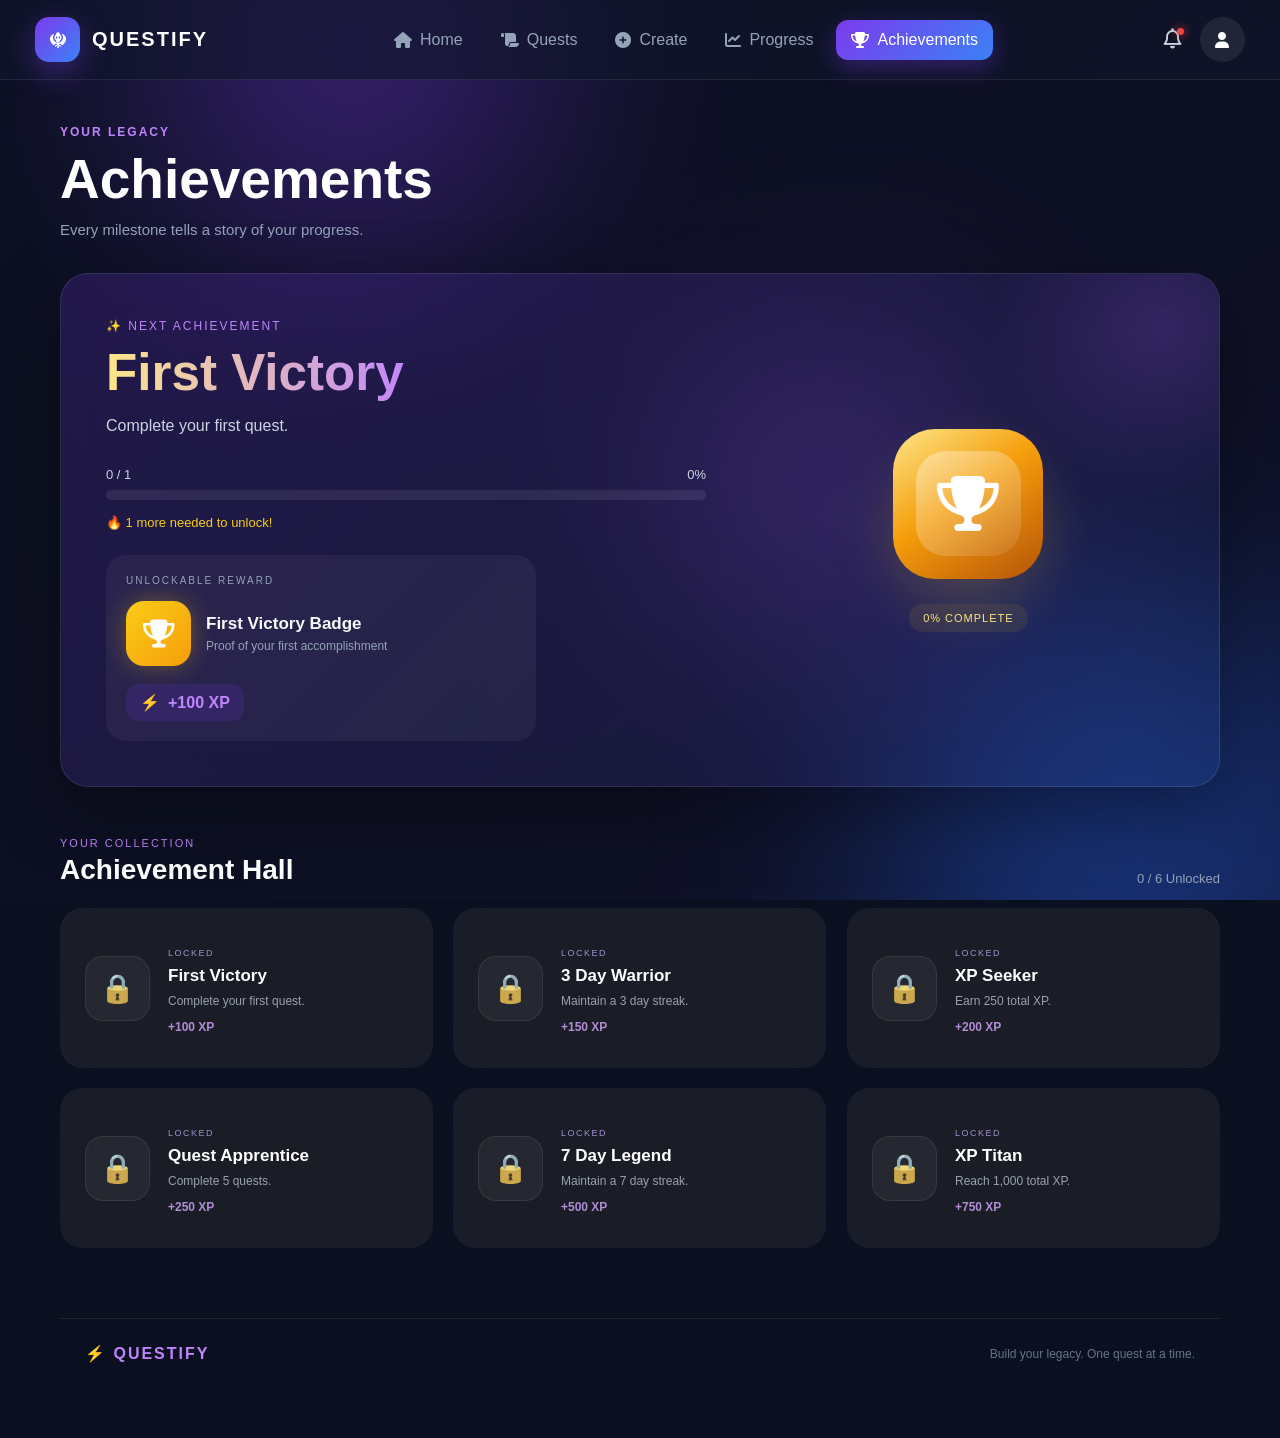
<file: backend/target/classes/static/achievement.html>
<!DOCTYPE html>
<html lang="en">
<head>
    <meta charset="UTF-8">
    <meta name="viewport" content="width=device-width, initial-scale=1.0">
    <title>Questify | Achievements</title>
    <link rel="stylesheet"
        href="https://cdnjs.cloudflare.com/ajax/libs/font-awesome/6.7.2/css/all.min.css">
    <link rel="stylesheet" href="./CSS/achievements.css">
    <link rel="stylesheet" href="./CSS/toast.css">
</head>
<body>
    <div class="background">
        <div class="orb orb1"></div>
        <div class="orb orb2"></div>
        <div class="orb orb3"></div>
    </div>
    <nav class="navbar">
        <div class="logo">
            <div class="logo-icon">
                <i class="fa-solid fa-khanda"></i>
            </div>
            <h1>QUESTIFY</h1>
        </div>
        <div class="nav-links">
            <a href="home.html">
                <i class="fa-solid fa-house"></i>
                <span>Home</span>
            </a>
            <a href="quests.html">
                <i class="fa-solid fa-scroll"></i>
                <span>Quests</span>
            </a>
            <a href="create.html">
                <i class="fa-solid fa-circle-plus"></i>
                <span>Create</span>
            </a>
            <a href="progress.html">
                <i class="fa-solid fa-chart-line"></i>
                <span>Progress</span>
            </a>
            <a href="achievement.html" class="active">
                <i class="fa-solid fa-trophy"></i>
                <span>Achievements</span>
            </a>
        </div>
        <div class="nav-right">
            <div class="notification">
                <i class="fa-regular fa-bell"></i>
                <span></span>
            </div>
            <a href="profile.html" class="profile">
                <i class="fa-solid fa-user"></i>
            </a>
        </div>
    </nav>
    <main class="main-content">
        <!-- HEADER -->
        <header class="page-header">
            <div>
                <p class="eyebrow">
                    YOUR LEGACY
                </p>
                <h2>
                    Achievements
                </h2>
                <p class="sub-text">
                    Every milestone tells a story of your progress.
                </p>
            </div>
        </header>
        <section class="featured-achievement">
            <div class="featured-content">
                <p class="featured-label">
                    ✨ NEXT ACHIEVEMENT
                </p>
                <h1>
                    First Victory
                </h1>
                <p class="featured-description">
                    Complete your very first quest to begin your adventurer journey.
                </p>
                <!-- PROGRESS -->
                <div class="achievement-progress">
                    <div class="progress-top">
                        <span>0 / 1 QUESTS</span>
                        <span>0%</span>
                    </div>
                    <div class="progress-bar">
                        <div class="progress-fill" style="width: 0%;"></div>
                    </div>
                </div>
                <p class="unlock-message">
                    🔥 Complete 1 quest to unlock!
                </p>
                <!-- REWARD -->
                <div class="reward-preview">
                    <p class="reward-label">
                        UNLOCKABLE REWARD
                    </p>
                    <div class="reward-item">
                        <div class="reward-icon">
                            <i class="fa-solid fa-trophy"></i>
                        </div>
                        <div>
                            <h3>
                                First Victory Badge
                            </h3>
                            <p>
                                Proof of your first accomplishment
                            </p>
                        </div>
                    </div>
                    <div class="reward-xp">
                        <span>⚡</span>
                        <strong>
                            +50 XP
                        </strong>
                    </div>
                </div>
            </div>
            <!-- BADGE -->
            <div class="badge-area">
                <div class="badge-glow"></div>
                <div class="badge">
                    <div class="badge-inner">
                        <i class="fa-solid fa-trophy"></i>
                    </div>
                </div>
                <span class="badge-status">
                    0% COMPLETE
                </span>
            </div>
        </section>
        <div class="section-title">
            <div>
                <p>YOUR COLLECTION</p>
                <h2>Achievement Hall</h2>
            </div>
            <span>
                0 / 6 Unlocked
            </span>
        </div>
        <section class="achievement-grid">
            <div class="achievement-card unlocked">
                <div class="card-badge">
                    🏆
                </div>
                <div class="card-content">
                    <span class="status">
                        UNLOCKED
                    </span>
                    <h3>
                        First Victory
                    </h3>
                    <p>
                        Complete your first quest.
                    </p>
                    <strong>
                        +100 XP
                    </strong>
                </div>
            </div>
            <div class="achievement-card unlocked">
                <div class="card-badge">
                    🔥
                </div>
                <div class="card-content">
                    <span class="status">
                        UNLOCKED
                    </span>
                    <h3>
                        7 Day Warrior
                    </h3>
                    <p>
                        Maintain a 7 day streak.
                    </p>
                    <strong>
                        +150 XP
                    </strong>
                </div>
            </div>
            <div class="achievement-card unlocked">
                <div class="card-badge">
                    ⚡
                </div>
                <div class="card-content">
                    <span class="status">
                        UNLOCKED
                    </span>
                    <h3>
                        XP Hunter
                    </h3>
                    <p>
                        Earn 2,000 total XP.
                    </p>
                    <strong>
                        +200 XP
                    </strong>
                </div>
            </div>
            <div class="achievement-card unlocked">
                <div class="card-badge">
                    🎯
                </div>
                <div class="card-content">
                    <span class="status">
                        UNLOCKED
                    </span>
                    <h3>
                        Quest Master
                    </h3>
                    <p>
                        Complete 25 quests.
                    </p>
                    <strong>
                        +250 XP
                    </strong>
                </div>
            </div>
            <div class="achievement-card locked">
                <div class="card-badge">
                    🔒
                </div>
                <div class="card-content">
                    <span class="status">
                        LOCKED
                    </span>
                    <h3>
                        30 Day Legend
                    </h3>
                    <p>
                        Maintain a 30 day streak.
                    </p>
                    <strong>
                        +500 XP
                    </strong>
                </div>
            </div>
            <div class="achievement-card locked">
                <div class="card-badge">
                    🔒
                </div>
                <div class="card-content">
                    <span class="status">
                        LOCKED
                    </span>
                    <h3>
                        XP Titan
                    </h3>
                    <p>
                        Reach 10,000 total XP.
                    </p>
                    <strong>
                        +750 XP
                    </strong>
                </div>
            </div>
        </section>
        <footer>
            <p>
                ⚡ QUESTIFY
            </p>
            <span>
                Build your legacy. One quest at a time.
            </span>
        </footer>
    </main>

    <script src="./js/api.js"></script>
    <script src="./js/toast.js"></script>
    <script src="./js/achievements.js"></script>
</body>
</html>
</file>
<file: backend/target/classes/static/CSS/achievements.css>
* {
    margin: 0;
    padding: 0;
    box-sizing: border-box;
}
body {
    font-family: Arial, sans-serif;
    background: #0b1020;
    color: white;
    overflow-x: hidden;
}
.background {
    position: fixed;
    inset: 0;
    z-index: -2;
    overflow: hidden;
    background:
        linear-gradient(
            135deg,
            #0b1020,
            #12102a,
            #0b1020
        );
    background-size: 300% 300%;
    animation:
        backgroundMove 15s ease infinite;
}
@keyframes backgroundMove {
    0% {
        background-position: 0% 50%;
    }
    50% {
        background-position: 100% 50%;
    }
    100% {
        background-position: 0% 50%;
    }
}
.orb {
    position: absolute;
    border-radius: 50%;
    filter: blur(120px);
    opacity: .4;
}
.orb1 {
    width: 400px;
    height: 400px;
    background: #7c3aed;
    top: -150px;
    left: 150px;
    animation:
        float1 12s ease-in-out infinite alternate;
}
.orb2 {
    width: 500px;
    height: 500px;
    background: #2563eb;
    bottom: -200px;
    right: -100px;
    animation:
        float2 15s ease-in-out infinite alternate;
}
.orb3 {
    width: 250px;
    height: 250px;
    background: #a855f7;
    top: 40%;
    left: 55%;
    animation:
        float3 10s ease-in-out infinite alternate;
}
@keyframes float1 {
    from {
        transform: translate(0, 0);
    }
    to {
        transform: translate(180px, 120px);
    }
}
@keyframes float2 {
    from {
        transform: translate(0, 0);
    }
    to {
        transform: translate(-150px, -100px);
    }
}
@keyframes float3 {
    from {
        transform: translate(-50px, -50px);
    }
    to {
        transform: translate(100px, 80px);
    }
}
.navbar {
    position: fixed;
    top: 0;
    left: 0;
    width: 100%;
    height: 80px;
    padding: 0 35px;
    display: flex;
    align-items: center;
    justify-content: space-between;
    background: rgba(15, 23, 42, .60);
    backdrop-filter: blur(25px);
    border-bottom:
        1px solid rgba(255,255,255,.08);
    z-index: 100;
    animation: navEntry .8s ease;
}
@keyframes navEntry {
    from {
        opacity: 0;
        transform: translateY(-25px);
    }
    to {
        opacity: 1;
        transform: translateY(0);
    }
}
.logo {
    display: flex;
    align-items: center;
    gap: 12px;
}
.logo-icon {
    width: 45px;
    height: 45px;
    display: flex;
    align-items: center;
    justify-content: center;
    border-radius: 14px;
    background:
        linear-gradient(
            135deg,
            #7c3aed,
            #3b82f6
        );
    box-shadow:
        0 10px 30px
        rgba(124,58,237,.4);
    animation:
        logoFloat 3s ease-in-out infinite;
}
.logo h1 {
    font-size: 20px;
    letter-spacing: 2px;
}
@keyframes logoFloat {
    0%, 100% {
        transform: translateY(0);
    }
    50% {
        transform: translateY(-6px);
    }
}
.nav-links {
    display: flex;
    align-items: center;
    gap: 8px;
}
.nav-links a {
    position: relative;
    display: flex;
    align-items: center;
    gap: 8px;
    padding: 11px 15px;
    border-radius: 12px;
    color: #94a3b8;
    text-decoration: none;
    transition: .4s ease;
}
.nav-links a:hover {
    color: white;
    background:
        rgba(255,255,255,.08);
    transform:
        translateY(-3px);
}
.nav-links a.active {
    color: white;
    background:
        linear-gradient(
            135deg,
            #7c3aed,
            #3b82f6
        );
    box-shadow:
        0 8px 25px
        rgba(124,58,237,.35);
}
.nav-right {
    display: flex;
    align-items: center;
    gap: 18px;
}
.notification {
    position: relative;
    font-size: 20px;
    color: #cbd5e1;
    animation:
        bellShake 4s infinite;
}
.notification span {
    position: absolute;
    width: 7px;
    height: 7px;
    border-radius: 50%;
    background: #ef4444;
    top: 0;
    right: -2px;
    box-shadow:
        0 0 10px #ef4444;
}
@keyframes bellShake {
    0%, 85%, 100% {
        transform: rotate(0);
    }
    88% {
        transform: rotate(12deg);
    }
    92% {
        transform: rotate(-12deg);
    }
}
.profile {
    width: 45px;
    height: 45px;
    display: flex;
    align-items: center;
    justify-content: center;
    border-radius: 50%;
    color: white;
    background:
        rgba(255,255,255,.08);
    text-decoration: none;
    transition: .4s ease;
}
.profile:hover {
    transform:
        scale(1.1);
    background:
        linear-gradient(
            135deg,
            #7c3aed,
            #3b82f6
        );
}
.main-content {
    padding: 125px 60px 50px;
    max-width: 1500px;
    margin: auto;
}
.page-header {
    margin-bottom: 35px;
    animation:
        heroEntry 1s ease;
}
.eyebrow {
    color: #c084fc;
    font-size: 12px;
    letter-spacing: 2px;
    font-weight: bold;
}
.page-header h2 {
    margin-top: 8px;
    font-size:
        clamp(35px, 5vw, 55px);
}
.sub-text {
    margin-top: 10px;
    color: #94a3b8;
    font-size: 15px;
}
@keyframes heroEntry {
    from {
        opacity: 0;
        transform:
            translateY(40px);
    }
    to {
        opacity: 1;
        transform:
            translateY(0);
    }
}
.featured-achievement {
    position: relative;
    display: grid;
    grid-template-columns:
        1.2fr .8fr;
    gap: 40px;
    padding: 45px;
    border-radius: 28px;
    overflow: hidden;
    background:
        linear-gradient(
            135deg,
            rgba(124,58,237,.20),
            rgba(59,130,246,.08)
        );
    border:
        1px solid rgba(255,255,255,.10);
    backdrop-filter:
        blur(20px);
    box-shadow:
        0 25px 70px
        rgba(0,0,0,.35);
    margin-bottom: 50px;
    animation:
        featuredEntry 1s ease;
}
.featured-achievement::before {
    content: "";
    position: absolute;
    width: 350px;
    height: 350px;
    right: -120px;
    top: -120px;
    border-radius: 50%;
    background:
        radial-gradient(
            circle,
            rgba(168,85,247,.20),
            transparent 70%
        );
    animation:
        featuredGlow 5s ease-in-out infinite alternate;
}
@keyframes featuredEntry {
    from {
        opacity: 0;
        transform:
            translateY(50px)
            scale(.96);
        filter: blur(8px);
    }
    to {
        opacity: 1;
        transform:
            translateY(0)
            scale(1);
        filter: blur(0);
    }
}
@keyframes featuredGlow {
    from {
        transform: scale(.8);
        opacity: .5;
    }
    to {
        transform: scale(1.2);
        opacity: 1;
    }
}
.featured-content {
    position: relative;
    z-index: 2;
}
.featured-label {
    color: #c084fc;
    font-size: 12px;
    letter-spacing: 2px;
}
.featured-content h1 {
    margin: 10px 0;
    font-size:
        clamp(35px, 4vw, 55px);
    background:
        linear-gradient(
            90deg,
            #fde68a,
            #c084fc,
            #60a5fa
        );
    -webkit-background-clip: text;
    -webkit-text-fill-color: transparent;
}
.featured-description {
    max-width: 650px;
    color: #cbd5e1;
    line-height: 1.7;
    margin-bottom: 28px;
}
.achievement-progress {
    max-width: 600px;
}
.progress-top {
    display: flex;
    justify-content: space-between;
    margin-bottom: 8px;
    color: #cbd5e1;
    font-size: 13px;
}
.progress-bar {
    height: 10px;
    overflow: hidden;
    border-radius: 20px;
    background:
        rgba(255,255,255,.08);
}
.progress-fill {
    width: 86%;
    height: 100%;
    border-radius: inherit;
    background:
        linear-gradient(
            90deg,
            #7c3aed,
            #c084fc,
            #60a5fa
        );
    box-shadow:
        0 0 20px
        rgba(168,85,247,.55);
    animation:
        progressLoad 2s ease;
}
@keyframes progressLoad {
    from {
        width: 0;
    }
    to {
        width: 86%;
    }
}
.unlock-message {
    margin-top: 15px;
    color: #facc15;
    font-size: 13px;
    animation:
        messagePulse 2s infinite;
}
@keyframes messagePulse {
    0%, 100% {
        opacity: .7;
    }
    50% {
        opacity: 1;
    }
}
.badge-area {
    position: relative;
    display: flex;
    flex-direction: column;
    align-items: center;
    justify-content: center;
    min-height: 300px;
}
.badge-glow {
    position: absolute;
    width: 220px;
    height: 220px;
    border-radius: 50%;
    background:radial-gradient(circle,rgba(250,204,21,.30),transparent 70%);
    filter: blur(20px);
    animation:badgeAura 3s ease-in-out infinite alternate;
}
@keyframes badgeAura {
    from {
        transform: scale(.8);
        opacity: .5;
    }
    to {
        transform: scale(1.15);
        opacity: 1;
    }
}
.badge {
    position: relative;
    width: 150px;
    height: 150px;
    display: flex;
    align-items: center;
    justify-content: center;
    border-radius: 42px;
    background:linear-gradient(145deg,#fde68a,#f59e0b 45%,#b45309);
    box-shadow:0 0 0 5pxrgba(250,204,21,.08),0 0 30pxrgba(250,204,21,.40),0 0 80pxrgba(245,158,11,.22),inset 0 4px 10pxrgba(255,255,255,.50),inset 0 -12px 20pxrgba(120,53,15,.35);
    animation:badgeFloat 3s ease-in-out infinite,badgeGlow 2.5s ease-in-out infinite alternate;
    overflow: hidden;
}
.badge::after {
    content: "";
    position: absolute;
    top: -100%;
    left: -100%;
    width: 45%;
    height: 300%;
    background:linear-gradient(90deg,transparent,rgba(255,255,255,.35),transparent);
    transform: rotate(25deg);
    animation:badgeShine 3.5s ease-in-out infinite;
}
.badge-inner {
    width: 105px;
    height: 105px;
    display: flex;
    align-items: center;
    justify-content: center;
    border-radius: 30px;
    background:linear-gradient(145deg,rgba(255,255,255,.38),rgba(255,255,255,.08));
    border:1px solidrgba(255,255,255,.45);
    box-shadow:inset 0 3px 7pxrgba(255,255,255,.40),inset 0 -8px 15pxrgba(0,0,0,.15);
}
.badge-inner i {
    font-size: 55px;
    color: white;
    filter:drop-shadow(0 4px 6pxrgba(0,0,0,.35));
    animation:trophyPulse 2s ease-in-out infinite;
}
@keyframes badgeFloat {
    0%, 100% {
        transform:translateY(0)rotate(0);
    }
    50% {
        transform:translateY(-10px)rotate(2deg);
    }
}
@keyframes badgeGlow {
    from {
        box-shadow:0 0 0 5pxrgba(250,204,21,.08),0 0 25pxrgba(250,204,21,.25),0 0 55pxrgba(245,158,11,.15),inset 0 4px 10pxrgba(255,255,255,.45);
    }
    to {
        box-shadow:0 0 0 8px rgba(250,204,21,.12), 0 0 45px(250,204,21,.60),0 0 90px rgba(245,158,11,.28),inset 0 4px 12px rgba(255,255,255,.60);
    }
}
@keyframes trophyPulse {
    0%, 100% {
        transform: scale(1);
    }
    50% {
        transform: scale(1.12);
    }
}
@keyframes badgeShine {
    0% {
        left: -100%;
    }
    45%, 100% {
        left: 150%;
    }
}
.badge-status {
    margin-top: 25px;
    padding: 8px 14px;
    border-radius: 30px;
    font-size: 11px;
    letter-spacing: 1px;
    color: #fde68a;
    background:rgba(250,204,21,.08);
    border:1px solidrgba(250,204,21,.20);
}
.reward-preview {
    position: relative;
    max-width: 430px;
    margin-top: 25px;
    padding: 20px;
    border-radius: 20px;
    overflow: hidden;
    background:rgba(255,255,255,.05);
    border:1px solidrgba(255,255,255,.08);
}
.reward-preview::after {
    content: "";
    position: absolute;
    top: -100%;
    left: -60%;
    width: 40%;
    height: 300%;
    background:rgba(255,255,255,.10);
    transform: rotate(25deg);
    animation:
        rewardShine 4s ease-in-out infinite;
}
@keyframes rewardShine {
    0% {
        left: -60%;
    }
    45%, 100% {
        left: 130%;
    }
}
.reward-label {
    font-size: 10px;
    letter-spacing: 2px;
    color: #94a3b8;
    margin-bottom: 15px;
}
.reward-item {
    display: flex;
    align-items: center;
    gap: 15px;
}
.reward-icon {
    width: 65px;
    height: 65px;
    flex-shrink: 0;
    display: flex;
    align-items: center;
    justify-content: center;
    border-radius: 18px;
    background:linear-gradient(135deg,#facc15,#f59e0b);
    box-shadow:0 0 25px rgba(250,204,21,.30);
    animation:rewardFloat 3s ease-in-out infinite;
}
.reward-icon i {
    color: white;
    font-size: 28px;
}
@keyframes rewardFloat {
    0%, 100% {
        transform: translateY(0);
    }
    50% {
        transform: translateY(-7px);
    }
}
.reward-item h3 {
    font-size: 17px;
    color: #f8fafc;
}
.reward-item p {
    margin-top: 5px;
    font-size: 12px;
    color: #94a3b8;
}
.reward-xp {
    display: inline-flex;
    align-items: center;
    gap: 8px;
    margin-top: 18px;
    padding: 9px 14px;
    border-radius: 12px;
    background:rgba(124,58,237,.15);
    border:1px solidrgba(168,85,247,.25);
    color: #c084fc;
    animation:xpPulse 2.5s ease-in-out infinite;
}
@keyframes xpPulse {
    0%, 100% {
        transform: scale(1);
    }
    50% {
        transform: scale(1.05);
    }
}
.section-title {
    display: flex;
    justify-content: space-between;
    align-items: end;
    margin-bottom: 22px;
    animation:heroEntry 1s ease;
}
.section-title p {
    font-size: 11px;
    color: #c084fc;
    letter-spacing: 2px;
}
.section-title h2 {
    margin-top: 5px;
    font-size: 28px;
}
.section-title > span {
    color: #94a3b8;
    font-size: 13px;
}
.achievement-grid {
    display: grid;
    grid-template-columns:repeat(3, 1fr);
    gap: 20px;
}
.achievement-card {
    display: flex;
    align-items: center;
    gap: 18px;
    padding: 25px;
    min-height: 160px;
    border-radius: 22px;
    background: rgba(255,255,255,.055);
    border:1px solidrgba(255,255,255,.08);
    backdrop-filter:blur(20px);
    transition:.4s ease;
    animation:cardEntry 1s ease both;
}
.achievement-card:nth-child(1) {
    animation-delay: .1s;
}
.achievement-card:nth-child(2) {
    animation-delay: .2s;
}
.achievement-card:nth-child(3) {
    animation-delay: .3s;
}
.achievement-card:nth-child(4) {
    animation-delay: .4s;
}
.achievement-card:nth-child(5) {
    animation-delay: .5s;
}
.achievement-card:nth-child(6) {
    animation-delay: .6s;
}
@keyframes cardEntry {
    from {
        opacity: 0;
        transform:
            translateY(35px)
            scale(.95);
    }
    to {
        opacity: 1;
        transform:
            translateY(0)
            scale(1);
    }
}
.achievement-card:hover {
    transform:
        translateY(-10px);
    border-color:
        rgba(168,85,247,.45);
    box-shadow:
        0 20px 45px
        rgba(0,0,0,.30),
        0 0 30px
        rgba(124,58,237,.12);
}
.card-badge {
    width: 65px;
    height: 65px;
    flex-shrink: 0;
    display: flex;
    align-items: center;
    justify-content: center;
    border-radius: 18px;
    font-size: 28px;
    background:
        linear-gradient(
            135deg,
            rgba(124,58,237,.25),
            rgba(59,130,246,.15)
        );
    border:
        1px solid
        rgba(255,255,255,.08);
    animation:
        trophyFloat 3s ease-in-out infinite;
}
@keyframes trophyFloat {
    0%, 100% {
        transform: translateY(0);
    }
    50% {
        transform: translateY(-6px);
    }
}
.card-content {
    min-width: 0;
}
.status {
    font-size: 9px;
    letter-spacing: 1.5px;
    color: #a78bfa;
}
.card-content h3 {
    margin: 6px 0;
    font-size: 17px;
}
.card-content p {
    color: #94a3b8;
    font-size: 12px;
    line-height: 1.5;
}
.card-content strong {
    display: inline-block;
    margin-top: 10px;
    color: #c084fc;
    font-size: 12px;
}
.achievement-card.locked {
    opacity: .55;
    filter: grayscale(.4);
}
.achievement-card.locked .card-badge {
    background:
        rgba(255,255,255,.05);
}
.achievement-card.locked:hover {
    opacity: .8;
    filter: grayscale(0);
}
footer {
    margin-top: 70px;
    padding: 25px;
    display: flex;
    justify-content: space-between;
    align-items: center;
    border-top:
        1px solid
        rgba(255,255,255,.08);
    color: #64748b;
}
footer p {
    color: #c084fc;
    font-weight: bold;
    letter-spacing: 2px;
}
footer span {
    font-size: 12px;
}
@media (prefers-reduced-motion: reduce) {
    *,
    *::before,
    *::after {
        animation-duration: 0.01ms !important;
        animation-iteration-count: 1 !important;
        scroll-behavior: auto !important;
    }
}
@media (max-width: 1000px) {
    .navbar {
        padding: 0 20px;
    }
    .nav-links a span {
        display: none;
    }
    .nav-links a {
        padding: 11px;
    }
    .main-content {
        padding: 115px 30px 40px;
    }
    .featured-achievement {
        grid-template-columns: 1fr;
    }
    .badge-area {
        min-height: 250px;
    }
    .achievement-grid {
        grid-template-columns:
            repeat(2, 1fr);
    }
}
@media (max-width: 650px) {
    .navbar {
        height: 70px;
        padding: 0 15px;
    }
    .logo h1 {
        display: none;
    }
    .nav-links {
        gap: 2px;
    }
    .nav-links a {
        padding: 9px;
    }
    .nav-right {
        gap: 10px;
    }
    .main-content {
        padding: 100px 20px 30px;
    }
    .featured-achievement {
        padding: 25px;
    }
    .featured-content h1 {
        font-size: 35px;
    }
    .badge {
        width: 120px;
        height: 120px;
    }
    .badge-inner {
        width: 85px;
        height: 85px;
    }
    .badge-inner i {
        font-size: 42px;
    }
    .achievement-grid {
        grid-template-columns: 1fr;
    }
    .section-title {
        align-items: start;
        gap: 15px;
        flex-direction: column;
    }
    footer {
        flex-direction: column;
        gap: 10px;
        text-align: center;
    }
}
</file>
<file: backend/target/classes/static/CSS/toast.css>
/* ========================================================
   QUESTIFY TOAST & CELEBRATION STYLES
   ======================================================== */
.questify-toast-container {
    position: fixed;
    top: 24px;
    right: 24px;
    display: flex;
    flex-direction: column;
    gap: 12px;
    z-index: 9999;
    pointer-events: none;
}

.questify-toast {
    pointer-events: auto;
    min-width: 300px;
    max-width: 420px;
    padding: 14px 18px;
    border-radius: 14px;
    background: rgba(15, 23, 42, 0.95);
    backdrop-filter: blur(20px);
    border: 1px solid rgba(255, 255, 255, 0.12);
    box-shadow: 0 16px 36px rgba(0, 0, 0, 0.5), 0 0 20px rgba(124, 58, 237, 0.25);
    display: flex;
    align-items: center;
    gap: 14px;
    color: #fff;
    font-family: inherit;
    animation: toastSlideIn 0.35s cubic-bezier(0.16, 1, 0.3, 1) forwards;
    transition: all 0.3s ease;
}

.questify-toast.toast-hiding {
    animation: toastSlideOut 0.3s ease forwards;
}

.toast-icon {
    width: 38px;
    height: 38px;
    border-radius: 10px;
    display: flex;
    align-items: center;
    justify-content: center;
    font-size: 16px;
    flex-shrink: 0;
}

.toast-success .toast-icon {
    background: linear-gradient(135deg, #10b981, #059669);
    box-shadow: 0 0 15px rgba(16, 185, 129, 0.4);
}

.toast-error .toast-icon {
    background: linear-gradient(135deg, #ef4444, #dc2626);
    box-shadow: 0 0 15px rgba(239, 68, 68, 0.4);
}

.toast-info .toast-icon {
    background: linear-gradient(135deg, #3b82f6, #2563eb);
    box-shadow: 0 0 15px rgba(59, 130, 246, 0.4);
}

.toast-xp .toast-icon {
    background: linear-gradient(135deg, #8b5cf6, #d946ef);
    box-shadow: 0 0 15px rgba(139, 92, 246, 0.5);
}

.toast-body {
    flex: 1;
}

.toast-title {
    font-size: 14px;
    font-weight: 700;
    color: #f8fafc;
    margin-bottom: 2px;
}

.toast-msg {
    font-size: 12px;
    color: #94a3b8;
    line-height: 1.4;
}

.toast-close {
    background: transparent;
    border: none;
    color: #64748b;
    cursor: pointer;
    font-size: 14px;
    padding: 4px;
    transition: color 0.2s;
}

.toast-close:hover {
    color: #fff;
}

@keyframes toastSlideIn {
    from {
        opacity: 0;
        transform: translateX(60px) scale(0.95);
    }
    to {
        opacity: 1;
        transform: translateX(0) scale(1);
    }
}

@keyframes toastSlideOut {
    from {
        opacity: 1;
        transform: translateX(0) scale(1);
    }
    to {
        opacity: 0;
        transform: translateX(60px) scale(0.9);
    }
}

/* Modal Popup for Level Up & Achievements */
.questify-modal-overlay {
    position: fixed;
    inset: 0;
    background: rgba(0, 0, 0, 0.75);
    backdrop-filter: blur(12px);
    display: flex;
    align-items: center;
    justify-content: center;
    z-index: 10000;
    animation: fadeInOverlay 0.3s ease;
}

.questify-modal {
    background: linear-gradient(145deg, #0f172a, #1e1b4b);
    border: 1px solid rgba(168, 85, 247, 0.35);
    border-radius: 24px;
    padding: 36px 32px;
    max-width: 440px;
    width: 90%;
    text-align: center;
    box-shadow: 0 25px 60px rgba(0, 0, 0, 0.7), 0 0 40px rgba(139, 92, 246, 0.35);
    position: relative;
    animation: modalPop 0.4s cubic-bezier(0.16, 1, 0.3, 1);
}

.modal-glow-circle {
    width: 90px;
    height: 90px;
    margin: 0 auto 18px;
    border-radius: 50%;
    background: linear-gradient(135deg, #8b5cf6, #ec4899);
    display: flex;
    align-items: center;
    justify-content: center;
    font-size: 38px;
    box-shadow: 0 0 35px rgba(168, 85, 247, 0.6);
    animation: bounceGlow 2s infinite alternate;
}

.questify-modal h2 {
    font-size: 26px;
    margin-bottom: 8px;
    background: linear-gradient(90deg, #fff, #c4b5fd, #60a5fa);
    -webkit-background-clip: text;
    background-clip: text;
    color: transparent;
}

.questify-modal p {
    color: #94a3b8;
    font-size: 14px;
    line-height: 1.5;
    margin-bottom: 22px;
}

.modal-btn {
    background: linear-gradient(135deg, #7c3aed, #2563eb);
    color: white;
    border: none;
    padding: 12px 28px;
    border-radius: 12px;
    font-size: 14px;
    font-weight: 700;
    cursor: pointer;
    box-shadow: 0 10px 25px rgba(124, 58, 237, 0.4);
    transition: transform 0.2s, box-shadow 0.2s;
}

.modal-btn:hover {
    transform: translateY(-2px);
    box-shadow: 0 14px 30px rgba(124, 58, 237, 0.6);
}

@keyframes fadeInOverlay {
    from { opacity: 0; }
    to { opacity: 1; }
}

@keyframes modalPop {
    from {
        opacity: 0;
        transform: scale(0.8) translateY(20px);
    }
    to {
        opacity: 1;
        transform: scale(1) translateY(0);
    }
}

@keyframes bounceGlow {
    from { transform: translateY(0); box-shadow: 0 0 25px rgba(168, 85, 247, 0.5); }
    to { transform: translateY(-6px); box-shadow: 0 0 45px rgba(236, 72, 153, 0.8); }
}

/* Notification Dropdown Menu */
.notification-dropdown {
    position: absolute;
    top: calc(100% + 14px);
    right: 0;
    width: 320px;
    background: rgba(15, 23, 42, 0.96);
    backdrop-filter: blur(25px);
    border: 1px solid rgba(255, 255, 255, 0.12);
    border-radius: 16px;
    box-shadow: 0 20px 45px rgba(0, 0, 0, 0.6), 0 0 25px rgba(124, 58, 237, 0.2);
    padding: 16px;
    display: none;
    flex-direction: column;
    gap: 10px;
    z-index: 1000;
    animation: fadeInOverlay 0.25s ease;
}

.notification-dropdown.active {
    display: flex;
}

.dropdown-header {
    display: flex;
    justify-content: space-between;
    align-items: center;
    border-bottom: 1px solid rgba(255, 255, 255, 0.08);
    padding-bottom: 8px;
}

.dropdown-header h4 {
    font-size: 13px;
    text-transform: uppercase;
    letter-spacing: 1px;
    color: #c4b5fd;
}

.dropdown-header span {
    font-size: 11px;
    color: #64748b;
    cursor: pointer;
}

.dropdown-item {
    display: flex;
    gap: 12px;
    align-items: flex-start;
    padding: 8px;
    border-radius: 8px;
    transition: background 0.2s;
    text-decoration: none;
    color: inherit;
}

.dropdown-item:hover {
    background: rgba(255, 255, 255, 0.05);
}

.dropdown-item i {
    color: #a855f7;
    margin-top: 3px;
}

.dropdown-item div h5 {
    font-size: 12px;
    color: #f1f5f9;
}

.dropdown-item div p {
    font-size: 11px;
    color: #94a3b8;
}
</file>
